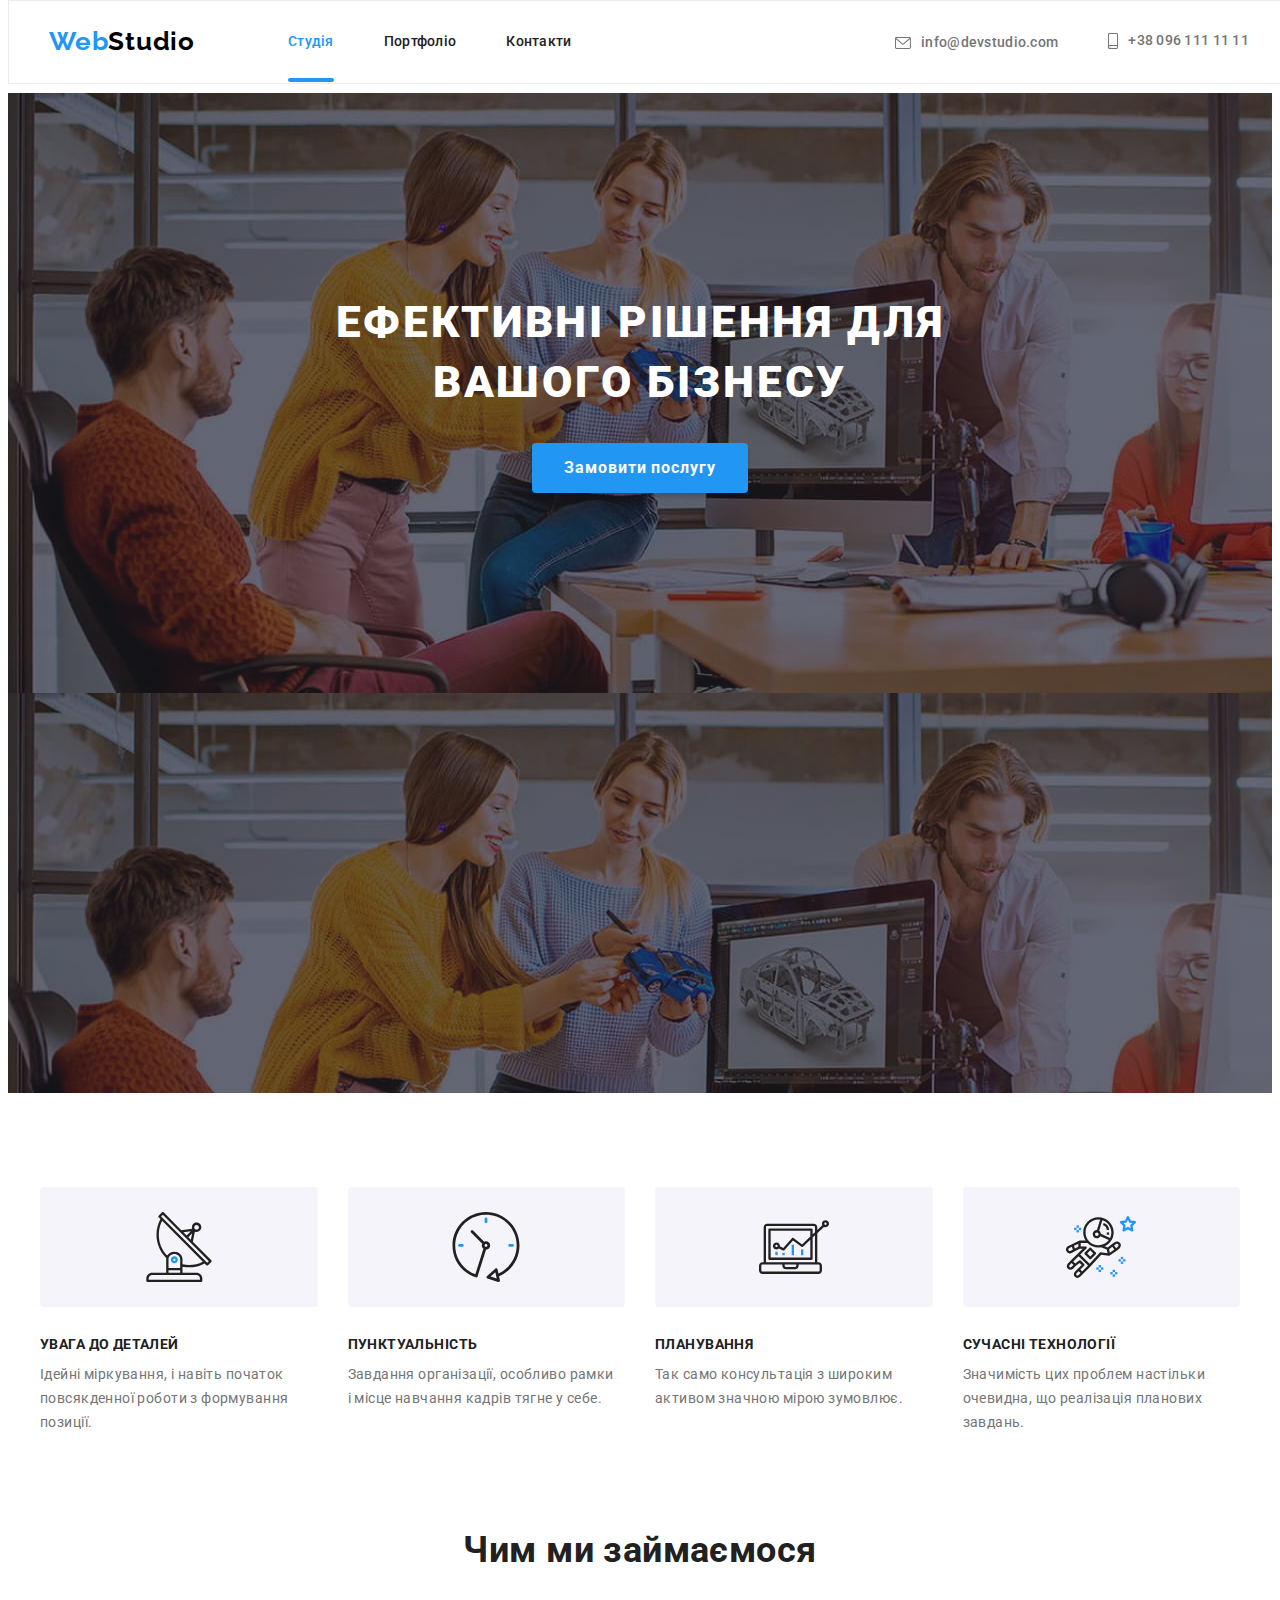
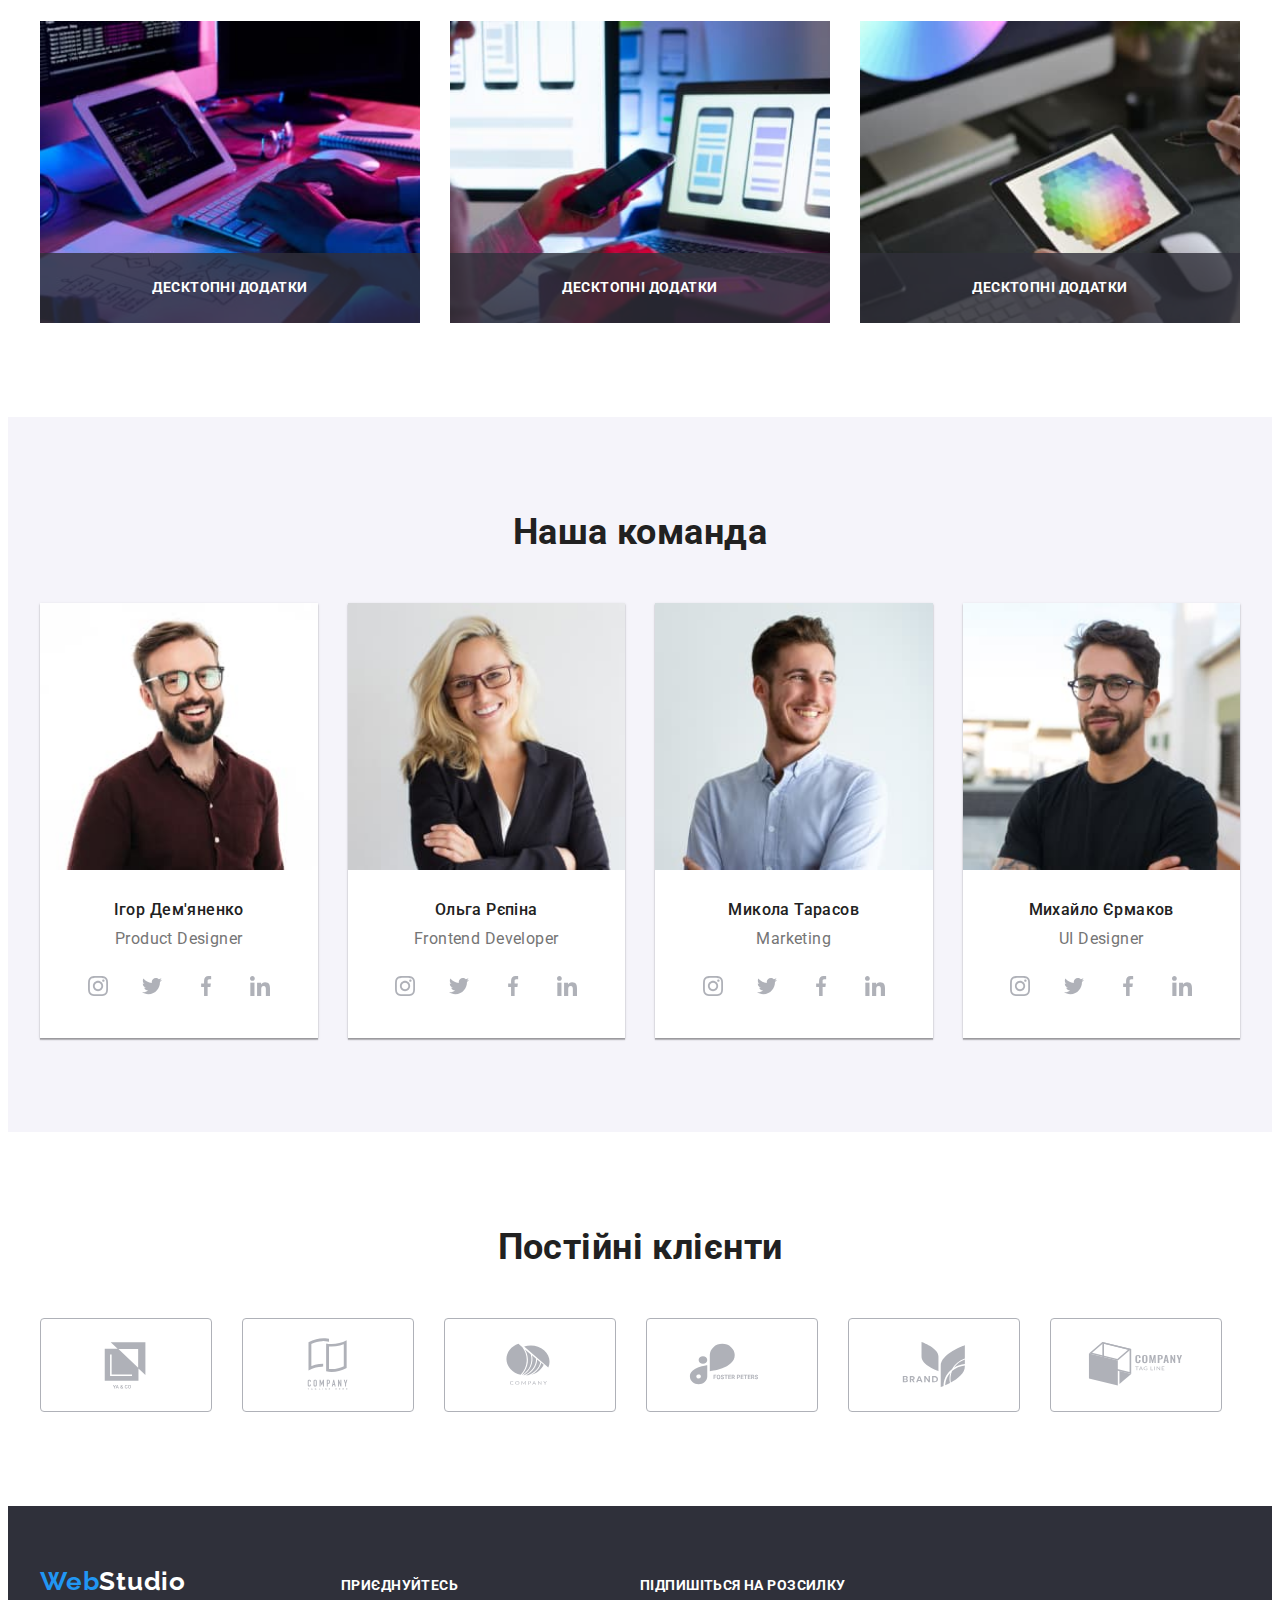
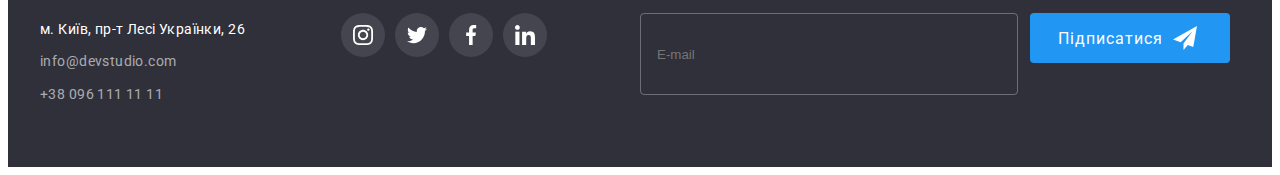
<file: index.html>
<!DOCTYPE html>
<html lang="uk">
  <head>
    <meta charset="UTF-8" />
    <meta http-equiv="X-UA-Compatible" content="IE=edge" />
    <meta name="viewport" content="width=device-width, initial-scale=1.0" />
    <title>Студія</title>
    <link rel="preconnect" href="https://fonts.googleapis.com" />
    <link rel="preconnect" href="https://fonts.gstatic.com" crossorigin />
    <link
      href="https://fonts.googleapis.com/css2?family=Raleway:wght@700&family=Roboto:wght@400;500;700;900&display=swap"
      rel="stylesheet"
    />
    <link
      rel="stylesheet"
      href="https://cdnjs.cloudflare.com/ajax/libs/modern-normalize/1.1.0/modern-normalize.min.css"
      integrity="sha512-wpPYUAdjBVSE4KJnH1VR1HeZfpl1ub8YT/NKx4PuQ5NmX2tKuGu6U/JRp5y+Y8XG2tV+wKQpNHVUX03MfMFn9Q=="
      crossorigin="anonymous"
      referrerpolicy="no-referrer"
    />
    <link rel="stylesheet" href="./css/styles.css" />
  </head>

  <body class="body">
    <!--Header-->
    <header class="page-header">
      <div class="container container-header">
        <nav class="nav-header">
          <a lang="en" class="logo link" href="./index.html"
            ><span class="logo-style">Web</span>Studio</a
          >

          <ul class="site-nav list">
            <li class="item"><a class="link current" href="./index.html">Студія</a></li>
            <li class="item"><a class="link" href="./portfolio.html">Портфоліо</a></li>
            <li class="item"><a class="link" href="">Контакти</a></li>
          </ul>
        </nav>

        <ul class="auth-nav list">
          <li class="item">
            <a class="link" href="mailto:info@devstudio.com"
              ><svg class="contact-icon" width="16" height="12">
                <use href="./images/icons-svg.svg#icon-envelope"></use></svg
              >info@devstudio.com</a
            >
          </li>
          <li class="item">
            <a class="link" href="tel:+380961111111"
              ><svg class="contact-icon" width="10" height="16">
                <use href="./images/icons-svg.svg#icon-smartphone"></use></svg
              >+38 096 111 11 11</a
            >
          </li>
        </ul>
      </div>
    </header>

    <main class="main">
      <!--Hero-->

      <section class="section hero overlay">
        <div class="container">
          <h1 class="hero-title">Ефективні рішення для вашого бізнесу</h1>
          <button type="button" class="button-hero" data-modal-open>Замовити послугу</button>
        </div>
      </section>

      <!-- Benefits -->
      <section class="section">
        <div class="container section-benefits">
          <h2 class="visually-hidden">Наші переваги</h2>
          <ul class="benefits-list list">
            <li class="item">
              <div class="container-icon-benefits">
                <svg class="icon-benefits" width="70" height="70">
                  <use href="./images/icons-svg.svg#icon-antenna"></use>
                </svg>
              </div>
              <h3 class="title">Увага до деталей</h3>
              <p>Ідейні міркування, і навіть початок повсякденної роботи з формування позиції.</p>
            </li>
            <li class="item">
              <div class="container-icon-benefits">
                <svg class="icon-benefits" width="70px" height="70px">
                  <use href="./images/icons-svg.svg#icon-clock"></use>
                </svg>
              </div>
              <h3 class="title">Пунктуальність</h3>
              <p>Завдання організації, особливо рамки i місце навчання кадрів тягне у себe.</p>
            </li>
            <li class="item">
              <div class="container-icon-benefits">
                <svg class="icon-benefits" width="70px" height="70px">
                  <use href="./images/icons-svg.svg#icon-diagram"></use>
                </svg>
              </div>
              <h3 class="title">Планування</h3>
              <p>Так само консультація з широким активом значною мірою зумовлює.</p>
            </li>
            <li class="item">
              <div class="container-icon-benefits">
                <svg class="icon-benefits" width="70px" height="70px">
                  <use href="./images/icons-svg.svg#icon-astronaut"></use>
                </svg>
              </div>
              <h3 class="title">Сучасні технології</h3>
              <p>Значимість цих проблем настільки очевидна, що реалізація планових завдань.</p>
            </li>
          </ul>
        </div>
      </section>

      <!-- Activity -->
      <section class="section activity">
        <div class="container">
          <h2 class="section-title">Чим ми займаємося</h2>
          <ul class="activity-list list">
            <li class="activity-list-item">
              <div class="activity-container-item-text">
                <p class="activity-item-text">Десктопні додатки</p>
              </div>
              <img
                class=""
                src="./images/img1.jpg"
                alt="Написання коду на планшеті"
                width="370"
                height="294"
              />
            </li>

            <li class="activity-list-item">
              <div class="activity-container-item-text">
                <p class="activity-item-text">Десктопні додатки</p>
              </div>
              <img
                class=""
                src="./images/img2.jpg"
                alt="Праця за комп'ютером"
                width="370"
                height="294"
              />
            </li>

            <li class="activity-list-item">
              <div class="activity-container-item-text">
                <p class="activity-item-text">Десктопні додатки</p>
              </div>
              <img
                class=""
                src="./images/img3.jpg"
                alt="Розробка коненту на планшеті"
                width="370"
                height="294"
              />
            </li>
          </ul>
        </div>
      </section>

      <!-- Team -->
      <section class="section team">
        <div class="container">
          <h2 class="section-title">Наша команда</h2>

          <ul class="team-list list">
            <li class="item">
              <img
                src="./images/igor.jpg"
                alt="Усміхнений хлопець у коричневій сорочці"
                width="270"
                height="260"
              />
              <div class="team-card">
                <h3 class="title">Ігор Дем'яненко</h3>
                <p class="text" lang="en">Product Designer</p>
                <ul class="social-list list">
                  <li class="social-item">
                    <a class="social-link link" href="#"
                      ><svg class="social-icon" width="20" height="20">
                        <use href="./images/icons-svg.svg#icon-instagram"></use></svg
                    ></a>
                  </li>
                  <li class="social-item">
                    <a class="social-link link" href="#"
                      ><svg class="social-icon" width="20" height="20">
                        <use href="./images/icons-svg.svg#icon-twitter"></use></svg
                    ></a>
                  </li>
                  <li class="social-item">
                    <a class="social-link link" href="#"
                      ><svg class="social-icon" width="20" height="20">
                        <use href="./images/icons-svg.svg#icon-facebook"></use></svg
                    ></a>
                  </li>
                  <li class="social-item">
                    <a class="social-link link" href="#"
                      ><svg class="social-icon" width="20" height="20">
                        <use href="./images/icons-svg.svg#icon-linkedin"></use></svg
                    ></a>
                  </li>
                </ul>
              </div>
            </li>

            <li class="item">
              <img
                src="./images/olga.jpg"
                alt="Усміхнена дівчина у піджаку"
                width="270"
                height="260"
              />
              <div class="team-card">
                <h3 class="title">Ольга Рєпіна</h3>
                <p class="text" lang="en">Frontend Developer</p>
                <ul class="social-list list">
                  <li class="social-item">
                    <a class="social-link link" href="#"
                      ><svg class="social-icon" width="20" height="20">
                        <use href="./images/icons-svg.svg#icon-instagram"></use></svg
                    ></a>
                  </li>
                  <li class="social-item">
                    <a class="social-link link" href="#"
                      ><svg class="social-icon" width="20" height="20">
                        <use href="./images/icons-svg.svg#icon-twitter"></use></svg
                    ></a>
                  </li>
                  <li class="social-item">
                    <a class="social-link link" href="#"
                      ><svg class="social-icon" width="20" height="20">
                        <use href="./images/icons-svg.svg#icon-facebook"></use></svg
                    ></a>
                  </li>
                  <li class="social-item">
                    <a class="social-link link" href="#"
                      ><svg class="social-icon" width="20" height="20">
                        <use href="./images/icons-svg.svg#icon-linkedin"></use></svg
                    ></a>
                  </li>
                </ul>
              </div>
            </li>

            <li class="item">
              <img
                src="./images/mikola.jpg"
                alt="Усміхнений хлопець у білій сорочці"
                width="270"
                height="260"
              />
              <div class="team-card">
                <h3 class="title">Микола Тарасов</h3>
                <p class="text" lang="en">Marketing</p>
                <ul class="social-list list">
                  <li class="social-item">
                    <a class="social-link link" href="#"
                      ><svg class="social-icon" width="20" height="20">
                        <use href="./images/icons-svg.svg#icon-instagram"></use></svg
                    ></a>
                  </li>
                  <li class="social-item">
                    <a class="social-link link" href="#"
                      ><svg class="social-icon" width="20" height="20">
                        <use href="./images/icons-svg.svg#icon-twitter"></use></svg
                    ></a>
                  </li>
                  <li class="social-item">
                    <a class="social-link link" href="#"
                      ><svg class="social-icon" width="20" height="20">
                        <use href="./images/icons-svg.svg#icon-facebook"></use></svg
                    ></a>
                  </li>
                  <li class="social-item">
                    <a class="social-link link" href="#"
                      ><svg class="social-icon" width="20" height="20">
                        <use href="./images/icons-svg.svg#icon-linkedin"></use></svg
                    ></a>
                  </li>
                </ul>
              </div>
            </li>

            <li class="item">
              <img
                src="./images/mykhailo.jpg"
                alt="Усміхнений хлопець у чорній футболці"
                width="270"
                height="260"
              />
              <div class="team-card">
                <h3 class="title">Михайло Єрмаков</h3>
                <p class="text" lang="en">UI Designer</p>
                <ul class="social-list list">
                  <li class="social-item">
                    <a class="social-link link" href="#"
                      ><svg class="social-icon" width="20" height="20">
                        <use href="./images/icons-svg.svg#icon-instagram"></use></svg
                    ></a>
                  </li>
                  <li class="social-item">
                    <a class="social-link link" href="#"
                      ><svg class="social-icon" width="20" height="20">
                        <use href="./images/icons-svg.svg#icon-twitter"></use></svg
                    ></a>
                  </li>
                  <li class="social-item">
                    <a class="social-link link" href="#"
                      ><svg class="social-icon" width="20" height="20">
                        <use href="./images/icons-svg.svg#icon-facebook"></use></svg
                    ></a>
                  </li>
                  <li class="social-item">
                    <a class="social-link link" href="#"
                      ><svg class="social-icon" width="20" height="20">
                        <use href="./images/icons-svg.svg#icon-linkedin"></use></svg
                    ></a>
                  </li>
                </ul>
              </div>
            </li>
          </ul>
        </div>
      </section>

      <!-- CLIENTS -->
      <div class="container">
        <section class="client-section section">
          <h2 class="section-title">Постійні клієнти</h2>
          <ul class="client-list list">
            <li class="client-item">
              <a class="client-link link" href="#"
                ><svg class="client-icon" width="106" height="60">
                  <use href="./images/icons-svg.svg#icon-Client1"></use></svg
              ></a>
            </li>
            <li class="client-item">
              <a class="client-link link" href="#"
                ><svg class="client-icon" width="106" height="60">
                  <use href="./images/icons-svg.svg#icon-Client2"></use></svg
              ></a>
            </li>
            <li class="client-item">
              <a class="client-link link" href="#"
                ><svg class="client-icon" width="106" height="60">
                  <use href="./images/icons-svg.svg#icon-Client3"></use></svg
              ></a>
            </li>
            <li class="client-item">
              <a class="client-link link" href="#"
                ><svg class="client-icon" width="106" height="60">
                  <use href="./images/icons-svg.svg#icon-Client4"></use></svg
              ></a>
            </li>
            <li class="client-item">
              <a class="client-link link" href="#"
                ><svg class="client-icon" width="106" height="60">
                  <use href="./images/icons-svg.svg#icon-Client5"></use></svg
              ></a>
            </li>
            <li class="client-item">
              <a class="client-link link" href="#"
                ><svg class="client-icon" width="106" height="60">
                  <use href="./images/icons-svg.svg#icon-Client6"></use></svg
              ></a>
            </li>
          </ul>
        </section>
      </div>
    </main>

    <!--Footer-->
    <footer class="footer">
      <div class="container container-footer">
        <div class="container-logo-address">
          <a lang="en" class="footer-logo link" href="./index.html"
            ><span class="logo-style">Web</span>Studio</a
          >

          <address class="address">
            <ul class="list">
              <li class="item">
                <a class="first-link link" href="https://goo.gl/maps/CPtrU1FHBa2aNyZL9"
                  >м. Київ, пр-т Лесі Українки, 26</a
                >
              </li>
              <li class="item">
                <a class="link" href="mailto:info@devstudio.com">info@devstudio.com</a>
              </li>
              <li class="item"><a class="link" href="tel:+380961111111">+38 096 111 11 11</a></li>
            </ul>
          </address>
        </div>

        <div class="container-social-footer">
          <b class="social-text">Приєднуйтесь</b>
          <ul class="social-list list">
            <li class="social-item">
              <a class="social-link link" href="#"
                ><svg class="social-icon" width="20" height="20">
                  <use href="./images/icons-svg.svg#icon-instagram"></use></svg
              ></a>
            </li>
            <li class="social-item">
              <a class="social-link link" href="#"
                ><svg class="social-icon link" width="20" height="20">
                  <use href="./images/icons-svg.svg#icon-twitter"></use></svg
              ></a>
            </li>
            <li class="social-item">
              <a class="social-link link" href="#"
                ><svg class="social-icon" width="20" height="20">
                  <use href="./images/icons-svg.svg#icon-facebook"></use></svg
              ></a>
            </li>
            <li class="social-item">
              <a class="social-link link" href="#"
                ><svg class="social-icon" width="20" height="20">
                  <use href="./images/icons-svg.svg#icon-linkedin"></use></svg
              ></a>
            </li>
          </ul>
        </div>

        <div class="container-footer-form">
          <b class="footer-form-uptext">Підпишіться на розсилку</b>
          <form class="footer-form">
            <label for="mail-footer"></label>
            <input type="mail" name="mail" placeholder="E-mail" id="mail-footer" />
            <button class="footer-form-button" type="submit">Підписатися</button>
          </form>
        </div>
      </div>
    </footer>

    <div class="backdrop is-hidden" data-modal>
      <div class="backdrop-modal">
        <button type="button" class="backdrop-modal-close-button" data-modal-close>
          <svg class="backdrop-modal-close-icon" width="11" height="11">
            <use href="./images/icons-svg.svg#icon-cross-button"></use>
          </svg>
        </button>
        <b class="subscribe-form-uptext">Залиште свої дані, ми вам передзвонимо</b>
        <form class="subscribe-form">
          <div class="subscribe-form-field">
            <label for="name">Ім'я</label>
            <div class="subscribe-form-container-input-icon">
              <input type="text" name="mame" id="name" autofocus />
              <svg class="subscribe-form-icon" width="18" height="18">
                <use href="./images/icons-svg.svg#icon-person"></use>
              </svg>
            </div>
          </div>
          <div class="subscribe-form-field">
            <label for="tel">Телефон</label>
            <div class="subscribe-form-container-input-icon">
              <input type="text" name="tel" id="tel" />
              <svg class="subscribe-form-icon" width="18" height="18">
                <use href="./images/icons-svg.svg#icon-phone"></use>
              </svg>
            </div>
          </div>
          <div class="subscribe-form-field">
            <label for="mail">Пошта</label>
            <div class="subscribe-form-container-input-icon">
              <input type="text" name="mail" id="mail" />
              <svg class="subscribe-form-icon" width="18" height="18">
                <use href="./images/icons-svg.svg#icon-email"></use>
              </svg>
            </div>
          </div>
          <div class="subscribe-form-field subscribe-form-field-lust">
            <label for="comment">Коментар</label>
            <textarea name="comment" id="comment" rows="7" placeholder="Введіть текст"> </textarea>
          </div>

          <label class="subscribe-form-text-conditions" for="conditions">
            <input
              class="checkbox"
              type="checkbox"
              name="conditions"
              value="conditions"
              id="conditions"
            />
            <svg class="checkbox-icon-condotions" width="15" height="15">
              <use href="./images/icons-svg.svg#icon-ckeck"></use>
            </svg>
            Погоджуюся з розсилкою та приймаю

            <a class="subscribe-form-link-conditions" href="#m">Умови договору</a></label
          >
        </form>
        <button class="subscrib-button" type="submit">Відправити</button>
      </div>
    </div>

    <script src="./js/modal.js"></script>
  </body>
</html>
</file>
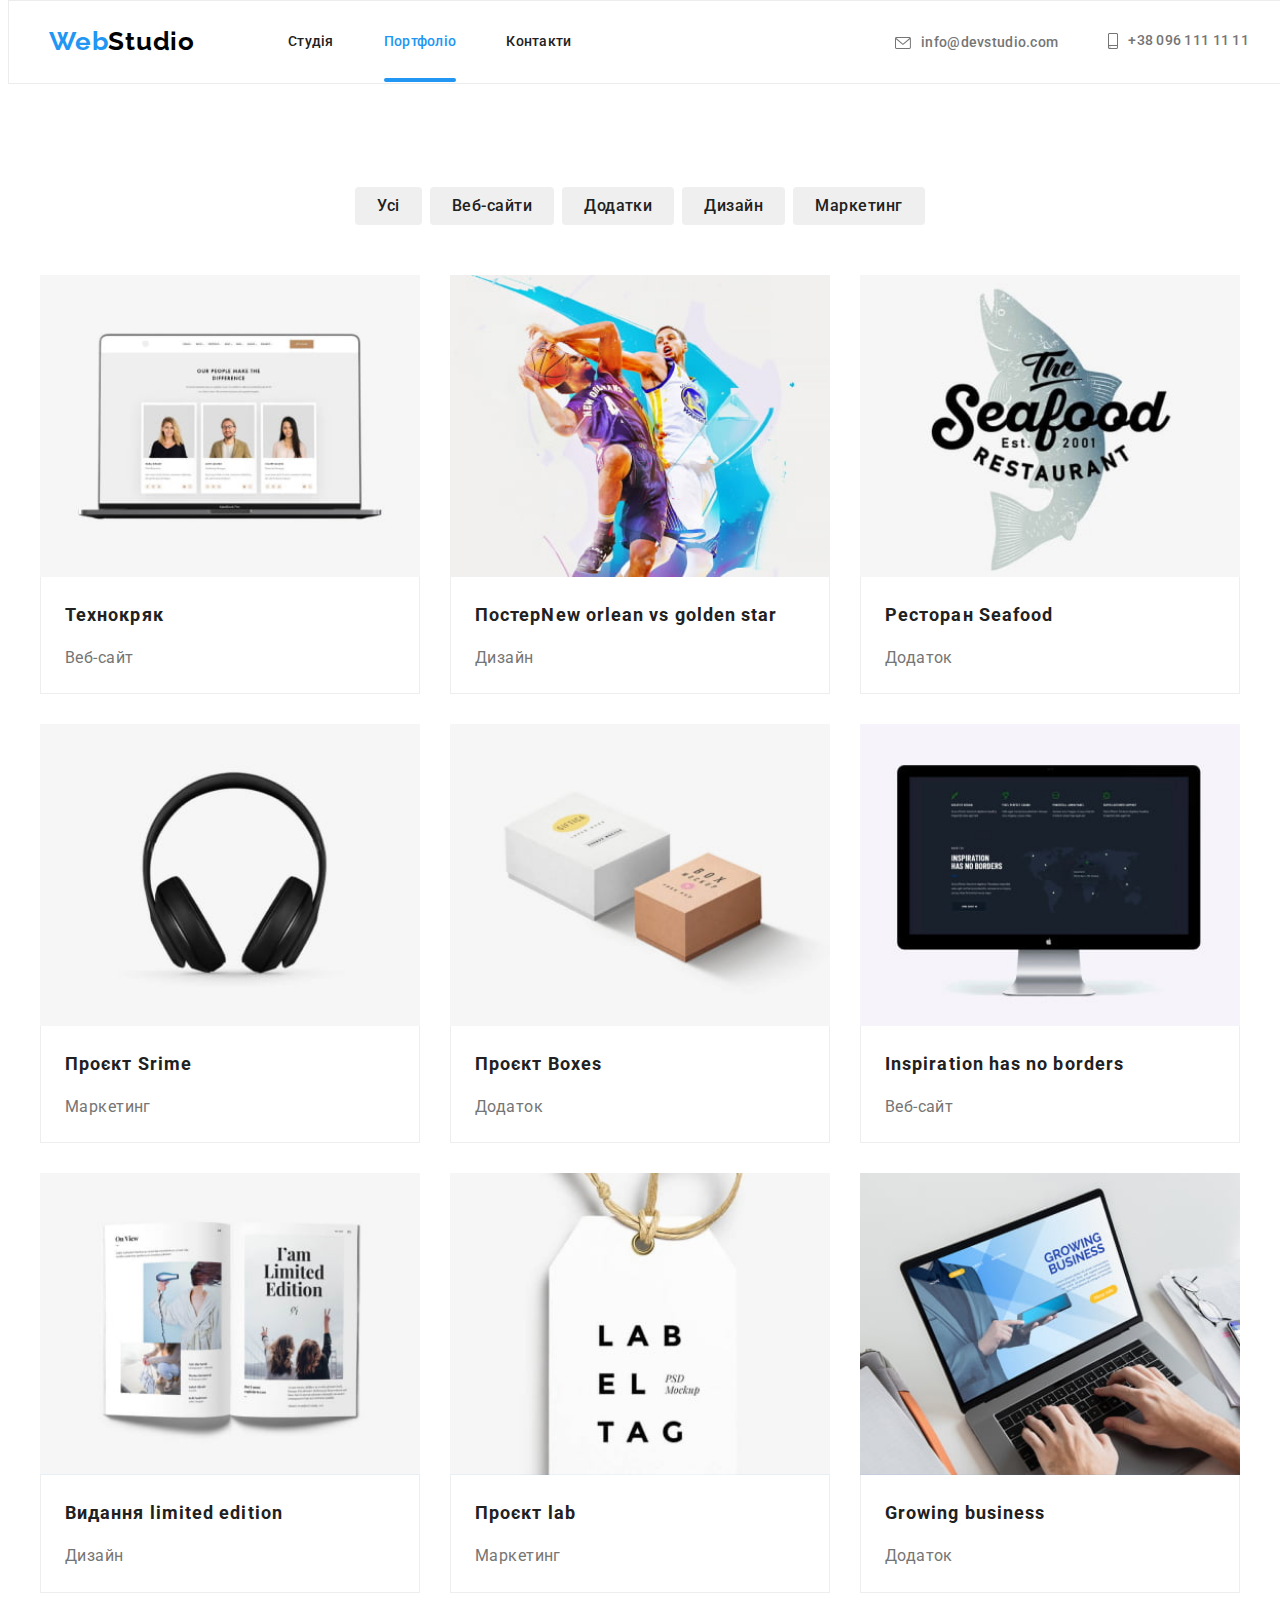
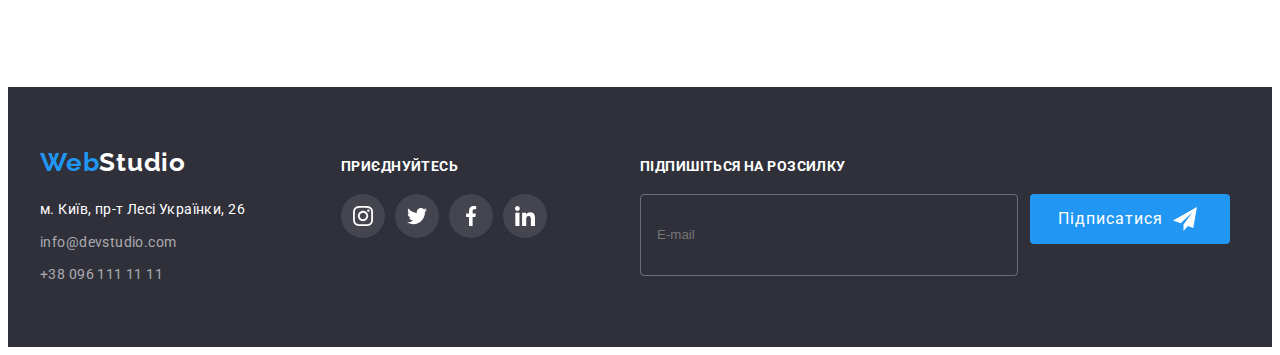
<file: portfolio.html>
<!DOCTYPE html>
<html lang="uk">
  <head>
    <meta charset="UTF-8" />
    <meta http-equiv="X-UA-Compatible" content="IE=edge" />
    <meta name="viewport" content="width=device-width, initial-scale=1.0" />
    <title>Портфоліо</title>
    <link rel="preconnect" href="https://fonts.googleapis.com" />
    <link rel="preconnect" href="https://fonts.gstatic.com" crossorigin />
    <link
      href="https://fonts.googleapis.com/css2?family=Raleway:wght@700&family=Roboto:wght@400;500;700;900&display=swap"
      rel="stylesheet"
    />
    <link
      rel="stylesheet"
      href="https://cdnjs.cloudflare.com/ajax/libs/modern-normalize/1.1.0/modern-normalize.min.css"
      integrity="sha512-wpPYUAdjBVSE4KJnH1VR1HeZfpl1ub8YT/NKx4PuQ5NmX2tKuGu6U/JRp5y+Y8XG2tV+wKQpNHVUX03MfMFn9Q=="
      crossorigin="anonymous"
      referrerpolicy="no-referrer"
    />
    <link rel="stylesheet" href="./css/styles.css" />
  </head>

  <body class="body">
    <!--Header-->
    <header class="page-header">
      <div class="container container-header">
        <nav class="nav-header">
          <a lang="en" class="logo link" href="./index.html"
            ><span class="logo-style">Web</span>Studio</a
          >

          <ul class="site-nav list">
            <li class="item"><a class="link" href="./index.html">Студія</a></li>
            <li class="item"><a class="link current" href="./portfolio.html">Портфоліо</a></li>
            <li class="item"><a class="link" href="">Контакти</a></li>
          </ul>
        </nav>

        <ul class="auth-nav list">
          <li class="item">
            <a class="link" href="mailto:info@devstudio.com"
              ><svg class="contact-icon" width="16" height="12">
                <use href="./images/icons-svg.svg#icon-envelope"></use></svg
              >info@devstudio.com</a
            >
          </li>
          <li class="item">
            <a class="link" href="tel:+380961111111"
              ><svg class="contact-icon" width="10" height="16">
                <use href="./images/icons-svg.svg#icon-smartphone"></use></svg
              >+38 096 111 11 11</a
            >
          </li>
        </ul>
      </div>
    </header>

    <!--Main-->
    <main>
      <section class="section projects">
        <h1 class="visually-hidden">Навігація сайту</h1>
        <div class="container">
          <ul class="button-list list">
            <li class="item"><button type="button" class="filtr-button">Усі</button></li>
            <li class="item"><button type="button" class="filtr-button">Веб-сайти</button></li>
            <li class="item"><button type="button" class="filtr-button">Додатки</button></li>
            <li class="item"><button type="button" class="filtr-button">Дизайн</button></li>
            <li class="item"><button type="button" class="filtr-button">Маркетинг</button></li>
          </ul>
          <ul class="card-set list">
            <li class="item">
              <a href="" class="link card-link"
                ><div class="card-thumb">
                  <img src="./images/technocrack.jpg" width="370" height="294" alt="Веб-сайт" />
                  <div class="projects-overlay">
                    <p class="card-thumb-text">
                      Ресурс пропонує комплексні пропозиції з різним рівнем функціоналу та сервісів.
                      Все це дозволить відвідувачу отримати вичерпні відомості про компанію чи
                      приватну особу.
                    </p>
                  </div>
                </div>

                <div class="card-info">
                  <h2 class="title">Технокряк</h2>
                  <p class="card-info-text">Веб-сайт</p>
                </div></a
              >
            </li>

            <li class="item">
              <a href="" class="link card-link"
                ><div class="card-thumb">
                  <img
                    src="./images/neworleanvsgoldenstar.jpg"
                    width="370"
                    height="294"
                    alt="Постер
                гри з баскетболу"
                  />
                  <div class="projects-overlay">
                    <p class="card-thumb-text">
                      Ресурс пропонує комплексні пропозиції з різним рівнем функціоналу та сервісів.
                      Все це дозволить відвідувачу отримати вичерпні відомості про компанію чи
                      приватну особу.
                    </p>
                  </div>
                </div>

                <div class="card-info">
                  <h2 class="title">Постер<span lang="en">New orlean vs golden star</span></h2>
                  <p class="card-info-text">Дизайн</p>
                </div></a
              >
            </li>

            <li class="item">
              <a href="" class="link card-link"
                ><div class="card-thumb">
                  <img
                    src="./images/seafood.jpg"
                    width="370"
                    height="294"
                    alt=" Додаток ресторану"
                  />
                  <div class="projects-overlay">
                    <p class="card-thumb-text">
                      Ресурс пропонує комплексні пропозиції з різним рівнем функціоналу та сервісів.
                      Все це дозволить відвідувачу отримати вичерпні відомості про компанію чи
                      приватну особу.
                    </p>
                  </div>
                </div>

                <div class="card-info">
                  <h2 class="title">Ресторан <span lang="en">Seafood</span></h2>
                  <p class="card-info-text">Додаток</p>
                </div></a
              >
            </li>

            <li class="item">
              <a href="" class="link card-link"
                ><div class="card-thumb">
                  <img src="./images/prime.jpg" width="370" height="294" alt="Чорні навушники" />
                  <div class="projects-overlay">
                    <p class="card-thumb-text">
                      Ресурс пропонує комплексні пропозиції з різним рівнем функціоналу та сервісів.
                      Все це дозволить відвідувачу отримати вичерпні відомості про компанію чи
                      приватну особу.
                    </p>
                  </div>
                </div>

                <div class="card-info">
                  <h2 class="title">Проєкт <span lang="en">Srime</span></h2>
                  <p class="card-info-text">Маркетинг</p>
                </div></a
              >
            </li>

            <li class="item">
              <a href="" class="link card-link"
                ><div class="card-thumb">
                  <img src="./images/boxes.jpg" width="370" height="294" alt="Додаток" />
                  <div class="projects-overlay">
                    <p class="card-thumb-text">
                      Ресурс пропонує комплексні пропозиції з різним рівнем функціоналу та сервісів.
                      Все це дозволить відвідувачу отримати вичерпні відомості про компанію чи
                      приватну особу.
                    </p>
                  </div>
                </div>

                <div class="card-info">
                  <h2 class="title">Проєкт <span lang="en">Boxes</span></h2>
                  <p class="card-info-text">Додаток</p>
                </div></a
              >
            </li>

            <li class="item">
              <a href="" class="link card-link"
                ><div class="card-thumb">
                  <img
                    src="./images/inspirationhasnoborders.jpg"
                    width="370"
                    height="294"
                    alt="Веб-сайт"
                  />
                  <div class="projects-overlay">
                    <p class="card-thumb-text">
                      Ресурс пропонує комплексні пропозиції з різним рівнем функціоналу та сервісів.
                      Все це дозволить відвідувачу отримати вичерпні відомості про компанію чи
                      приватну особу.
                    </p>
                  </div>
                </div>

                <div class="card-info">
                  <h2 class="title"><span lang="en">Inspiration has no borders</span></h2>
                  <p class="card-info-text">Веб-сайт</p>
                </div></a
              >
            </li>

            <li class="item">
              <a href="" class="link card-link"
                ><div class="card-thumb">
                  <img
                    src="./images/limitededition.jpg"
                    width="370"
                    height="294"
                    alt="Розгорнута
                книга"
                  />
                  <div class="projects-overlay">
                    <p class="card-thumb-text">
                      Ресурс пропонує комплексні пропозиції з різним рівнем функціоналу та сервісів.
                      Все це дозволить відвідувачу отримати вичерпні відомості про компанію чи
                      приватну особу.
                    </p>
                  </div>
                </div>

                <div class="card-info">
                  <h2 class="title">Видання <span lang="en">limited edition</span></h2>
                  <p class="card-info-text">Дизайн</p>
                </div></a
              >
            </li>

            <li class="item">
              <a href="" class="link card-link"
                ><div class="card-thumb">
                  <img src="./images/lab.jpg" width="370" height="294" alt="Бирка" />
                  <div class="projects-overlay">
                    <p class="card-thumb-text">
                      Ресурс пропонує комплексні пропозиції з різним рівнем функціоналу та сервісів.
                      Все це дозволить відвідувачу отримати вичерпні відомості про компанію чи
                      приватну особу.
                    </p>
                  </div>
                </div>

                <div class="card-info">
                  <h2 class="title">Проєкт <span lang="en">lab</span></h2>
                  <p class="card-info-text">Маркетинг</p>
                </div></a
              >
            </li>

            <li class="item">
              <a href="" class="link card-link"
                ><div class="card-thumb">
                  <img
                    src="./images/growingbusiness.jpg"
                    width="370"
                    height="294"
                    alt="Додаток
                відкритий на десктопі"
                  />
                  <div class="projects-overlay">
                    <p class="card-thumb-text">
                      Ресурс пропонує комплексні пропозиції з різним рівнем функціоналу та сервісів.
                      Все це дозволить відвідувачу отримати вичерпні відомості про компанію чи
                      приватну особу.
                    </p>
                  </div>
                </div>

                <div class="card-info">
                  <h2 class="title"><span lang="en">Growing business</span></h2>
                  <p class="card-info-text">Додаток</p>
                </div></a
              >
            </li>
          </ul>
        </div>
      </section>
    </main>

    <!--Footer-->
    <footer class="footer">
      <div class="container container-footer">
        <div class="container-logo-address">
          <a lang="en" class="footer-logo link" href="./index.html"
            ><span class="logo-style">Web</span>Studio</a
          >

          <address class="address">
            <ul class="list">
              <li class="item">
                <a class="first-link link" href="https://goo.gl/maps/CPtrU1FHBa2aNyZL9"
                  >м. Київ, пр-т Лесі Українки, 26</a
                >
              </li>
              <li class="item">
                <a class="link" href="mailto:info@devstudio.com">info@devstudio.com</a>
              </li>
              <li class="item"><a class="link" href="tel:+380961111111">+38 096 111 11 11</a></li>
            </ul>
          </address>
        </div>

        <div class="container-social-footer">
          <b class="social-text">Приєднуйтесь</b>
          <ul class="social-list list">
            <li class="social-item">
              <a class="social-link link" href="#"
                ><svg class="social-icon" width="20" height="20">
                  <use href="./images/icons-svg.svg#icon-instagram"></use></svg
              ></a>
            </li>
            <li class="social-item">
              <a class="social-link link" href="#"
                ><svg class="social-icon link" width="20" height="20">
                  <use href="./images/icons-svg.svg#icon-twitter"></use></svg
              ></a>
            </li>
            <li class="social-item">
              <a class="social-link link" href="#"
                ><svg class="social-icon" width="20" height="20">
                  <use href="./images/icons-svg.svg#icon-facebook"></use></svg
              ></a>
            </li>
            <li class="social-item">
              <a class="social-link link" href="#"
                ><svg class="social-icon" width="20" height="20">
                  <use href="./images/icons-svg.svg#icon-linkedin"></use></svg
              ></a>
            </li>
          </ul>
        </div>

        <div class="container-footer-form">
          <b class="footer-form-uptext">Підпишіться на розсилку</b>
          <form class="footer-form">
            <input
              class="footer-form-placeholder"
              type="mail"
              name="mail"
              placeholder="E-mail"
              id=""
            />
            <button class="footer-form-button" type="submit">Підписатися</button>
          </form>
        </div>
      </div>
    </footer>
  </body>
</html>
</file>
<file: css/styles.css>
/* Color palette */

/* Main color text #212121; */
/* Second color text #757575; */
/* accent #2196F3; */
/* white #FFFFFF; */
/* rgba-white rgba(255, 255, 255, 0.6); */
/* background color: #FFFFFF; */
/* Footer and hero background color: #2F303A; */
/* Second background color: #F5F4FA; */

:root {
  --main-color: #212121;
  --second-color: #757575;
  --accent: #2196f3;
  --second-accent: #188ce8;
  --footer-hero: #2f303a;
  --white: #ffffff;
  --card-set-gap: 30px;
  --card-set-gap2: 20px;
  --social-list-gap: 10px;
  --timing-function: cubic-bezier(0.4, 0, 0.2, 1);
}

/* ------Body----- */
/* !---------------------------------------------------------------------- */
.card-link,
.client-link,
.social-link,
.container-header .link,
.address .link,
button {
  transition: color 250ms var(--timing-function);
}

.social-link {
  transition-property: background-color, color;
}

.client-link {
  transition-property: border, color;
}

.card-link {
  display: block;
  transition-property: box-shadow;
}

button {
  font-size: 16px;
  border-radius: 4px;
  border: none;
  border: none;
  cursor: pointer;
  font-family: inherit;
  color: var(--white);

  transition-property: background-color, box-shadow, fill;
}
/* !---------------------------------------------------------------------- */
.body {
  color: var(--main-color);
  background-color: var(--white);

  font-family: 'Roboto', sans-serif;
  font-size: 14px;
  letter-spacing: 0.03em;

  padding-top: 85px;
}

.container {
  margin-left: auto;
  margin-right: auto;
  padding-left: 15px;
  padding-right: 15px;
  width: 1200px;
}

.container-header {
  display: flex;
  align-items: center;
}

.link {
  text-decoration: none;
}

.list {
  padding: 0;
  margin: 0;
  list-style: none;
}

.section {
  padding-top: 94px;
  padding-bottom: 94px;

  font-size: 14px;
  line-height: 1.71;
}

.visually-hidden {
  position: absolute;
  white-space: nowrap;
  width: 1px;
  height: 1px;
  overflow: hidden;
  border: 0;
  padding: 0;
  clip: rect(0 0 0 0);
  clip-path: inset(50%);
  margin: -1px;
}
/* !-----------------------------backdrop----------------------------- */
.backdrop {
  position: fixed;
  top: 0;
  left: 0;
  width: 100%;
  height: 100%;

  background-color: #00000033;

  opacity: 1;
  transition: opacity 250ms var(--timing-function);
}

.backdrop-modal {
  position: absolute;
  left: 50%;
  top: 50%;

  height: 581px;
  width: 528px;

  border-radius: 4px;
  background-color: var(--white);

  transform: translate(-50%, -50%) scale(1) rotate(360deg);
  transition: transform 250ms var(--timing-function);
}

.backdrop.is-hidden {
  opacity: 0;
  pointer-events: none;
}

.backdrop.is-hidden .backdrop-modal {
  transform: translate(-50%, -50%) scale(0.5) rotate(180deg);
}

.backdrop-modal-close-button {
  position: absolute;
  top: 8px;
  right: 8px;

  height: 30px;
  width: 30px;

  display: flex;
  justify-content: center;
  align-items: center;

  border-radius: 50%;
  border: 1px solid #0000001a;

  background-color: var(--white);
}

.backdrop-modal-close-icon {
}

.backdrop-modal-close-button:hover,
.backdrop-modal-close-button:focus {
  fill: var(--accent);
}

.subscribe-form {
  display: flex;
  flex-direction: column;
  align-items: center;

  margin-left: auto;
  margin-right: auto;
  margin-bottom: 30px;
  width: 448px;
  /* outline: 1px solid blue; */
}

.subscribe-form-uptext {
  display: flex;
  justify-content: center;

  margin-bottom: 12px;
  margin-top: 40px;

  font-size: 20px;
  font-weight: 700;
  line-height: 1.15;
  text-align: center;
}
.subscribe-form-field {
  display: flex;
  flex-direction: column;

  width: 100%;

  margin-bottom: 10px;

  /* outline: 1px solid red; */
  /* outline: 1px solid red; */
}

.subscribe-form-field-lust {
  margin-bottom: 20px;
}

.subscribe-form-field textarea,
.subscribe-form-field input {
  transition: border-color 250ms var(--timing-function);
  outline: none;
}

.subscribe-form-field textarea:focus,
.subscribe-form-field input:focus {
  border-color: var(--accent);
}

.subscribe-form-field:focus-within .subscribe-form-icon {
  fill: var(--accent);
}

.subscribe-form-field textarea {
  resize: none;

  border: 1px solid #21212133;
  border-radius: 4px;

  height: 120px;
  padding: 12px 16px;
}

.subscribe-form-field input {
  padding-left: 42px;
  padding-top: 14px;
  padding-bottom: 14px;
  padding-right: 15px;

  border: 1px solid #21212133;
  border-radius: 4px;

  height: 40px;
  width: 100%;
}

.subscribe-form-field label {
  font-size: 12px;
  font-weight: 400;
  line-height: 1.17;
  letter-spacing: 0.01em;

  margin-bottom: 4px;

  color: var(--second-color);
}

.subscribe-form-container-input-icon {
  position: relative;
}

.subscribe-form-icon {
  position: absolute;
  top: 50%;
  left: 5%;

  transform: translate(-50%, -50%);
}

.subscribe-form-text-conditions {
  height: 24px;

  display: inline-flex;
  align-items: center;
}

/* .checkbox-span-icon-condotions {
  display: inline-block;

  width: 15px;
  height: 15px;
  border-radius: 4px;
  border: 2px solid black;
} */

/* .checkbox:checked + .checkbox-span-icon-condotions {
  display: block;
  background-color: var(--accent);
  border-color: var(--accent);
  background-image: url(../images/icons-svg.svg#icon-ckeck);
  background-size: contain;
} */

.checkbox {
  appearance: none;
  position: absolute;
}

.checkbox-icon-condotions {
  display: inline-block;
  border-radius: 4px;
  border: 2px solid black;

  margin-right: 7px;
}

.checkbox:checked + .checkbox-icon-condotions {
  background-color: var(--accent);
  border-color: var(--accent);
}

.subscribe-form-link-conditions {
  display: block;
  margin-left: 4px;

  color: var(--accent);
}

.subscribe-form-link-conditions:hover,
.subscribe-form-link-conditions:focus {
  color: var(--second-accent);
}

.subscrib-button {
  background-color: var(--accent);

  margin-left: 164px;

  height: 50px;
  width: 200px;

  font-weight: 700;
  line-height: 1.88;
  letter-spacing: 0.06em;
  text-align: center;
}
.subscrib-button:hover {
  background-color: var(--second-accent);
  box-shadow: 0px 4px 4px 0px #00000026;
}

/* !-----------------------------backdrop-end----------------------------- */

img {
  display: block;
  height: auto;
  width: 100%;
}

/* -------------------------------Header------------------------------- */
.container-header {
  display: flex;
  align-items: center;
}

.nav-header {
  display: flex;
}

.logo,
.footer-logo {
  font-family: 'Raleway', sans-serif;
  font-weight: 700;
  font-size: 26px;
  line-height: 1.2;
  letter-spacing: 0.03em;
}

.logo {
  color: #000000;
  padding-top: 24px;
  padding-bottom: 25px;
}

.logo-style {
  color: var(--accent);
}

.site-nav .link,
.auth-nav .link {
  display: flex;
  padding-top: 32px;
  padding-bottom: 32px;

  align-items: center;
  font-weight: 500;
  line-height: 1.14;
  letter-spacing: 0.02em;
}

.site-nav .link {
  color: var(--main-color);
}

.auth-nav .link {
  color: var(--second-color);
}

.site-nav .link:hover,
.auth-nav .link:hover,
.site-nav .link:focus,
.auth-nav .link:focus {
  color: var(--accent);
}

.site-nav .current {
  position: relative;
  color: var(--accent);
}

.site-nav .current::after {
  position: absolute;
  content: '';
  bottom: 0;
  left: 0;

  content: '';
  width: 100%;
  height: 4px;
  border-radius: 2px;

  position: absolute;
  bottom: 0;
  left: 0;

  background-color: var(--accent);
}

.site-nav {
  display: flex;
  margin-left: 93px;

  gap: 50px;
}

.auth-nav {
  display: flex;
  margin-left: auto;
  align-items: baseline;

  gap: 50px;
}

.page-header {
  background-color: var(--white);
  border: 1px solid #ececec;
}

.contact-icon {
  fill: currentColor;
  margin-right: 10px;
}

.page-header {
  position: fixed;
  width: 100%;
  top: 0;

  z-index: 1;
}
/* -------------------------------Footer------------------------------- */

.footer {
  padding-top: 60px;
  padding-bottom: 60px;
  background-color: var(--footer-hero);
}

.footer-logo {
  color: var(--white);

  display: inline-block;
  margin-bottom: 20px;
}

.address {
  font-style: normal;
  font-weight: normal;

  line-height: 1.7;
}

.address .link {
  color: rgba(255, 255, 255, 0.6);
}

.address .first-link {
  color: #fff;
}

.address .link:hover,
.address .first-link:hover,
.address .link:focus,
.address .first-link:focus {
  color: var(--accent);
}

.address .item + .item {
  margin-top: 9px;
}

.container-footer {
  display: flex;
  align-items: baseline;
}

.container-logo-address {
  width: 231px;
}

/* -------------------------------Container-Social-footer------------------------------- */

.container-social-footer {
  display: inline-block;
  align-items: flex-start;

  margin-left: 70px;
}

.container-social-footer .social-link {
  background-color: rgba(255, 255, 255, 0.1);
}

.container-social-footer .social-icon {
  fill: var(--white);
}

.container-social-footer .social-text {
  display: block;
  text-transform: uppercase;
  color: var(--white);

  margin-bottom: 20px;
}

/* -------------------------------container-footer-form------------------------------- */

.container-footer-form {
  margin-left: 93px;
}
.footer-form-uptext {
  display: block;
  text-transform: uppercase;
  color: var(--white);

  margin-bottom: 20px;
}

.footer-form {
  display: flex;
}

.footer-form input {
  height: 50px;
  width: 358px;

  padding-top: 15px;
  padding-bottom: 15px;
  padding-left: 16px;

  background-color: #2196f300;
  color: #ffffff4d;

  border: 1px solid #ffffff4d;
  border-radius: 4px;
}

.footer-form-button {
  display: flex;
  align-items: center;

  padding-top: 10px;
  padding-bottom: 10px;
  padding-left: 28px;
  padding-right: 28px;

  margin-left: 12px;

  height: 50px;
  width: 200px;

  line-height: 1.6;
  letter-spacing: 0.06em;

  background-color: var(--accent);
}

.footer-form-button::after {
  content: '';
  width: 24px;
  height: 24px;
  margin-left: 10px;

  background-image: url(../images/icon-send.svg);
}

.footer-form-button:hover {
  background-color: var(--second-accent);
  box-shadow: 0px 4px 4px 0px #00000026;
}

/* -------------------------------MAIN------------------------------- */
/* ?-------------------------------STUSIO------------------------------- */

/* -------------------------------HERO------------------------------- */

.overlay {
  margin-left: auto;
  margin-right: auto;

  height: 600px;
  max-width: 1600px;

  background-image: linear-gradient(rgba(47, 48, 58, 0.4), rgba(47, 48, 58, 0.4)),
    url(../images/team.jpg);
  /* background-size: cover;
  background-repeat: no-repeat;
  background-position: center; */
}

.hero {
  padding-top: 200px;
  padding-bottom: 200px;
  text-align: center;
}

.hero-title {
  margin-top: 0;
  margin-bottom: 30px;
  margin-left: auto;
  margin-right: auto;

  width: 696px;
  color: var(--white);
  font-weight: 900;
  font-size: 44px;
  line-height: 1.36;
  letter-spacing: 0.06em;
  text-transform: uppercase;
}

/* Main button */

.button-hero {
  /* display: inline-block; */
  min-width: 216px;
  padding: 10px 32px;
  text-align: center;
  align-items: center;
  box-shadow: 0px 4px 4px 0px rgba(0, 0, 0, 0.15);

  font-weight: 700;
  line-height: 1.88;
  letter-spacing: 0.06em;

  background: var(--accent);
}

.button-hero:hover,
.button-hero:focus {
  color: var(--white);
  background-color: var(--second-accent);

  cursor: pointer;
}

/* -----------BENEFITS------------- */

.benefits-list .title {
  margin-top: 0;
  margin-bottom: 10px;
  margin-right: 0;

  font-size: 14px;
  line-height: 1.14;
  text-transform: uppercase;
}

.benefits-list p {
  margin-top: 0;
  margin-bottom: 0;

  color: var(--second-color);
  display: inline-block;
  width: 270px;
  height: 72px;
  line-height: 1.71;
}

.benefits-list {
  display: flex;
  flex-wrap: wrap;
  gap: var(--card-set-gap);
}

.container-icon-benefits {
  background-color: #f5f4fa;
  height: 120px;

  margin-bottom: 30px;
  border-radius: 4px;

  display: flex;
  align-items: center;
  justify-content: center;
}

.icon-benefits {
  fill: var(--main-color);
}

.benefits-list .item {
  flex-basis: calc((100% - 90px) / 4);
}

/* -----------ACTIVITY------------- */

.activity {
  padding-top: 0;
}

.section-title {
  margin-top: 0;
  margin-bottom: 50px;
  text-align: center;

  font-weight: 700;
  font-size: 36px;
  line-height: 1.17;
  text-align: center;
  color: var(--main-color);
}

.activity-list {
  display: flex;
  flex-wrap: wrap;
  gap: var(--card-set-gap);

  text-align: center;
}

.activity-list-item {
  position: relative;
  flex-basis: calc((100% - 60px) / 3);
}

.activity-container-item-text {
  position: absolute;
  bottom: 0;

  width: 100%;
  left: 0;

  padding-top: 27px;
  padding-bottom: 27px;

  font-weight: bold;
  font-size: 14px;
  line-height: 1.14;

  background-color: rgba(47, 48, 58, 0.8);
}

.activity-item-text {
  color: var(--white);

  margin: 0;
  text-transform: uppercase;
}

/* -------------TEAM------------ */

.team {
  background-color: #f5f4fa;
}

.team-card .title,
.team-card .text {
  margin-top: 0;
  margin-bottom: 10px;

  font-weight: 500;
  font-size: 16px;
  line-height: 1.19;

  text-align: center;
  color: var(--main-color);
}

.team-card .text {
  color: var(--second-color);
  font-weight: 400;

  margin-bottom: 16px;
}

.team-card {
  padding-top: 30px;
  padding-bottom: 30px;
}

.team-list {
  display: flex;
  flex-wrap: wrap;
  gap: var(--card-set-gap);
}

.team-list > .item {
  flex-basis: calc((100% - 90px) / 4);

  background-color: var(--white);
  box-shadow: 0px 2px 1px 0px rgba(0, 0, 0, 0.2), 0px 1px 1px 0 rgba(0, 0, 0, 0.14),
    0px 1px 3px 0px rgba(0, 0, 0, 0.12);
}
/* -----SOCIAL----- */

.social-list {
  display: flex;
  gap: var(--social-list-gap);
  justify-content: center;
}

.social-link {
  display: flex;
  justify-content: center;
  align-items: center;
  background-color: inherit;
  color: #afb1b8;

  border-radius: 50%;
  height: 44px;
  width: 44px;
}

.social-link:hover,
.social-link:focus {
  background-color: var(--accent);
  color: #ffffff;
}

.social-icon {
  fill: currentColor;
}

/* ----------CLIENTS---------- */

.client-section {
}

.client-list {
  display: flex;
  gap: var(--card-set-gap);
}

.client-item {
}

.client-link {
  display: flex;
  width: 170px;
  height: 92px;

  color: #afb1b8;
  border: 1px solid #afb1b8;
  border-radius: 4px;

  align-items: center;
  justify-content: center;
}

.client-icon {
  fill: currentColor;
}

.client-link:hover,
.client-link:focus {
  border-color: var(--accent);
  color: var(--accent);
}

/* -------------PORTFOLIO------------ */
/* main */

/* -------button-list------- */

.filtr-button {
  padding: 6px 22px;

  color: var(--main-color);
  font-family: inherit;
  font-weight: 500;
  line-height: 1.6;
  text-align: center;
  letter-spacing: 0.03em;
}

.filtr-button:hover,
.filtr-button:focus {
  color: var(--white);
  background-color: var(--accent);
  box-shadow: 0px 3px 1px rgba(0, 0, 0, 0.1), 0px 1px 2px rgba(0, 0, 0, 0.08),
    0px 2px 2px rgba(0, 0, 0, 0.12);
}

.button-list {
  display: flex;
  justify-content: center;

  margin-bottom: 50px;
  gap: 8px;
}

/* ------------projects-list-----------*/
.card-set {
  display: flex;
  flex-wrap: wrap;
  gap: var(--card-set-gap);

  font-size: 16px;
  line-height: 1.87;
}

.card-set > .item {
  flex-basis: calc((100% - 60px) / 3);
}

.card-link:hover,
.card-link:focus {
  box-shadow: 1px 4px 6px 0px #00000029, 0px 4px 4px 0px #0000000f, 0px 1px 1px 0px #0000001f;
}

.card-set .title {
  margin-top: 0;
  margin-bottom: 10px;

  color: var(--main-color);
  font-weight: 700;
  font-size: 18px;
  line-height: 2;
  letter-spacing: 0.06em;
}

.card-set .card-info-text {
  margin-top: 0;
  margin-bottom: 0;

  color: var(--second-color);
  font-weight: 400;
  font-size: 16px;
  line-height: 1.9;
}

.card-info {
  padding: 20px 24px;
  border-left: 1px solid #eeeeee;
  border-right: 1px solid #eeeeee;
  border-bottom: 1px solid #eeeeee;
}

.card-link:hover .projects-overlay,
.card-link:hover .card-thumb-text {
  transform: translateY(0);
}

.card-thumb {
  position: relative;
  overflow: hidden;
}

.projects-overlay {
  position: absolute;
  top: 0;
  left: 0;

  width: 100%;
  height: 100%;

  transform: translateY(100%);

  transition: transform 250ms var(--timing-function);

  background-color: rgba(33, 150, 243, 0.9);
}

.card-thumb-text {
  position: absolute;
  top: 0;
  left: 0;

  height: 168px;
  width: 322px;

  font-weight: 400;
  font-size: 18px;
  line-height: 1.55;

  margin: 63px 24px;

  color: var(--white);

  transform: translateY(294px);

  transition-property: transform;
  transition-duration: 250ms;
  transition-timing-function: cubic-bezier(0.4, 0, 0.2, 1);
}
</file>
